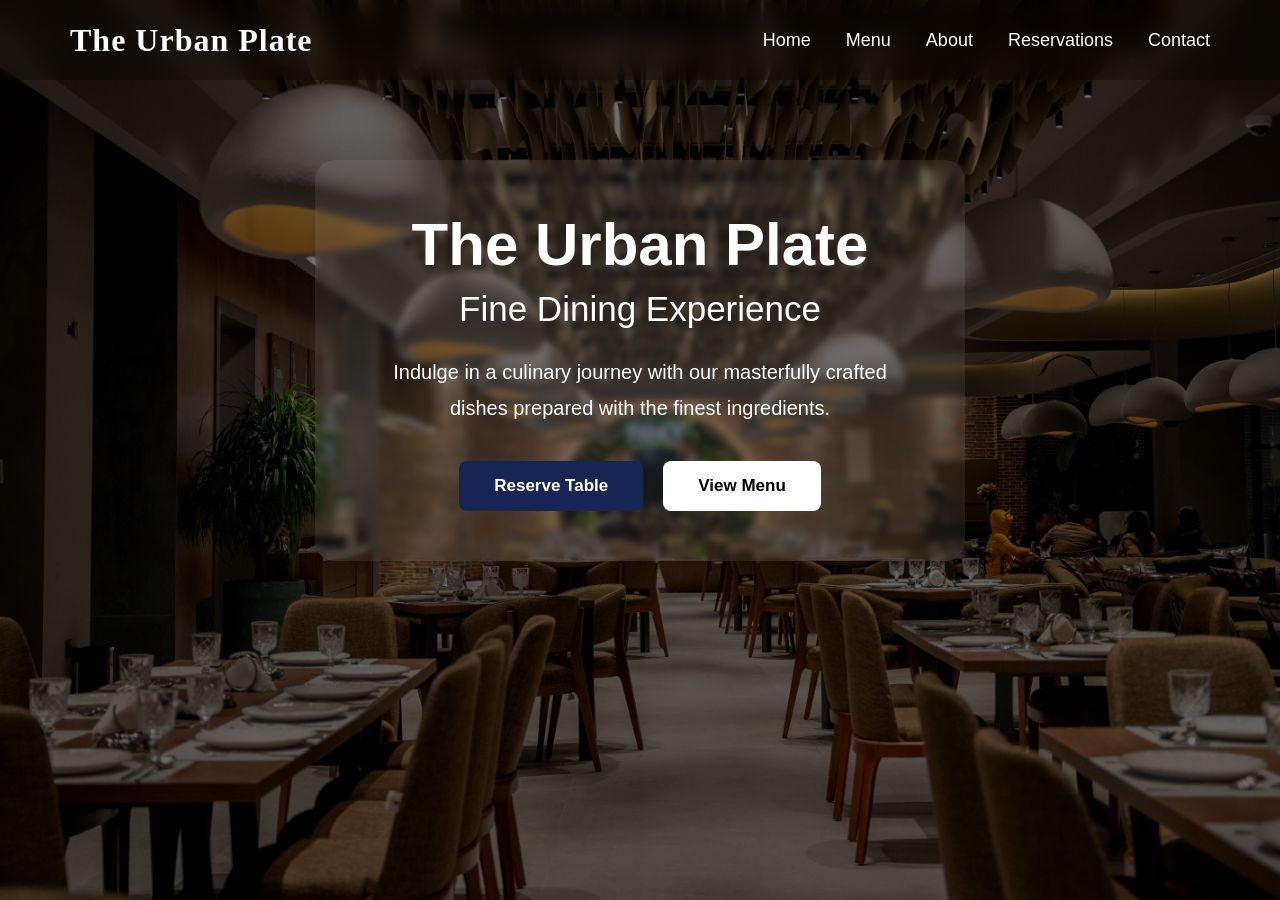
<file: index.html>
<!DOCTYPE html>
<html lang="en">
<head>
    <meta charset="UTF-8">
    <meta name="viewport" content="width=device-width, initial-scale=1.0">
    <link rel="stylesheet" href="Theurbanplate.css">
    <title>Restaurant Website</title>
</head>

<body>
    <div class="hero">
    <div class="navbar">
        <h2 class="logo">The Urban Plate</h2>
        <ul>
            <li><a href="index.html">Home</a></li>
            <li><a href="Menu.html">Menu</a></li>
            <li><a href="about.html">About</a></li>
            <li><a href="#">Reservations</a></li>
            <li><a href="#">Contact</a></li>
        </ul>
    </div>

    <div class="content">
        <div class="glass">
            <h1>The Urban Plate</h1>
            
            <h2>Fine Dining Experience</h2>

            <p>
                Indulge in a culinary journey with our masterfully crafted
                dishes prepared with the finest ingredients.
            </p>
            
            <div class="buttons">
                <button class="btn1">Reserve Table</button>
                <a href="Menu.html">
                <button class="btn2">View Menu</button>
                </a>
            </div>
        
        </div>
    </div>
</div>
</body>
</html>
</file>
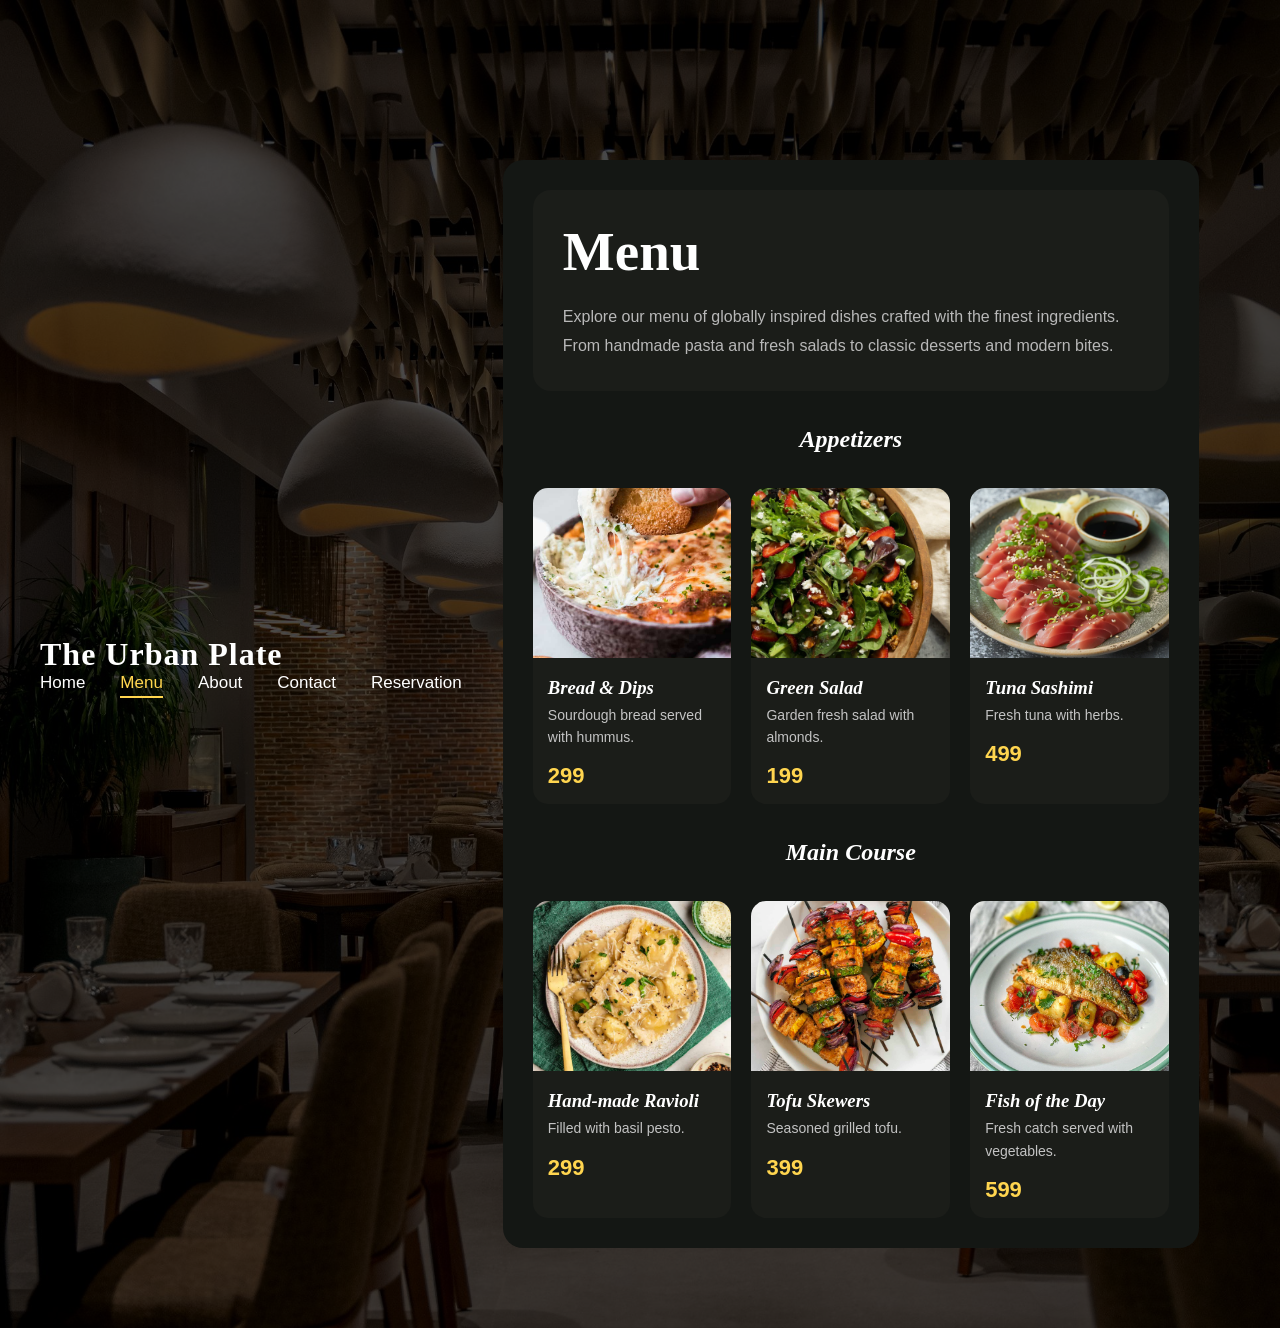
<file: Menu.html>
<!DOCTYPE html>
<html lang="en">
<head>
    <meta charset="UTF-8">
    <meta name="viewport" content="width=device-width, initial-scale=1.0">
    <link rel="stylesheet" href="Theurbanplate.css">
    <title>Menu</title>
</head>
<body>
    <div class="background">


        <div class="nav">

            <div class="logo">
                The Urban Plate
            </div>
            
            <ul class="nav-links">
                <li><a href="index.html">Home</a></li>
                <li><a href="Menu.html" class="active">Menu</a></li>
                <li><a href="about.html">About</a></li>
                <li><a href="#">Contact</a></li>
                <li><a href="#">Reservation</a></li>
            </ul>
        </div>
            
        <section class="menu-section">
            
            <div class="menu-header">
                <h1>Menu</h1>
                
                <p>
                    Explore our menu of globally inspired dishes crafted with the finest
                    ingredients. From handmade pasta and fresh salads to classic desserts
                    and modern bites.
                </p>
            </div>
            
            <h2 class="category">Appetizers</h2>
            
            <div class="menu-grid">
                
                <div class="card">
                    <img src="images/Breaddeeps.jpg">
                    <h3>Bread & Dips</h3>
                    <p>Sourdough bread served with hummus.</p>
                    <span>299</span>
                </div>
                
                <div class="card">
                    <img src="images/Green Salad.jpg">
                    <h3>Green Salad</h3>
                    <p>Garden fresh salad with almonds.</p>
                    <span>199</span>
                </div>
                
                <div class="card">
                    <img src="images/Tuna Sashimi.webp">
                    <h3>Tuna Sashimi</h3>
                    <p>Fresh tuna with herbs.</p>
                    <span>499</span>
                </div>
                
            </div>
            
            <h2 class="category">Main Course</h2>
            
            <div class="menu-grid">
                
                <div class="card">
                    <img src="images/Hand-made Ravioli.jpg">
                    <h3>Hand-made Ravioli</h3>
                    <p>Filled with basil pesto.</p>
                    <span>299</span>
                </div>
                
                <div class="card">
                    <img src="images/Tofu Skewers.jpg">
                    <h3>Tofu Skewers</h3>
                    <p>Seasoned grilled tofu.</p>
                    <span>399</span>
                </div>
                
                <div class="card">
                    <img src="images/Fish of the Day.jpg">
                    <h3>Fish of the Day</h3>
                    <p>Fresh catch served with vegetables.</p>
                    <span>599</span>
                </div>
                
            </div>
            
        </section>
    </div>
    </body>
    </html>
</file>
<file: Theurbanplate.css>
*{
    margin:0;
    padding:0;
    box-sizing:border-box;
    font-family:Arial, Helvetica, sans-serif;
}

body{
    background:url("images/bg.jpg") no-repeat center;
}

.hero{
    width:100%;
    height:100vh;
    background:linear-gradient(rgba(0,0,0,.55),rgba(0,0,0,.55)),
    url("images/bg.jpg");
    background-size:cover;
    background-position:center;
}
.navbar{
    width:90%;
    margin:auto;
    display:flex;
    justify-content:space-between;
    align-items:center;
    padding:25px 0;
}
.logo{
    color:white;
    font-size:35px;
    font-weight:bold;
}
.navbar ul{
    display:flex;
    list-style:none;
    gap:35px;
}
.navbar ul li a{
    color:white;
    text-decoration:none;
    font-size:18px;
    transition:.3s;
}
.navbar ul li a:hover{
    color:#f4b400;
}

.content{
    height:80vh;
    display:flex;
    justify-content:center;
    align-items:center;
}

.glass{

    width:650px;
    text-align:center;
    color:white;

    background:rgba(255,255,255,.08);

    backdrop-filter:blur(3px);

    border-radius:20px;

    padding:50px;
}


.glass h1{
    font-size:60px;
    margin-bottom:10px;
}

.glass h2{
    font-size:35px;
    font-weight:300;
    margin-bottom:25px;
}

.glass p{
    font-size:20px;
    line-height:1.8;
    margin-bottom:35px;
}


/* Buttons */

.buttons{
    display:flex;
    justify-content:center;
    gap:20px;
}

button{
    padding:15px 35px;
    font-size:17px;
    border:none;
    border-radius:8px;
    cursor:pointer;
    transition:.3s;
}

.btn1{
    background:#172554;
    color:white;
}

.btn1:hover{
    background:#1d4ed8;
}

.btn2{
    background:white;
    color:black;
}

.btn2:hover{
    background:#ddd;
}


/*****************************************Menu***********************************************/


.menu-section{
    width:58%;
    margin:120px auto 40px;
    background:#141714;
    padding:30px;
    border-radius:20px;
}

.menu-header{

    background:#1b1d19;
    padding:30px;
    border-radius:18px;
    margin-bottom:30px;

}

.menu-header h1{

    font-size:55px;
    color:white;
    font-family:Georgia, serif;
    margin-bottom:20px;

}

.menu-header p{

    color:#b8b8b8;
    line-height:1.8;

}

.category{

    text-align:center;
    color:white;
    margin:35px 0;
    font-family:Georgia, serif;
    font-style:italic;

}

.menu-grid{

    display:grid;
    grid-template-columns:repeat(3,1fr);
    gap:20px;

}

.card{

    background:#1b1d19;
    border-radius:15px;
    overflow:hidden;
    transition:.4s;

}

.card:hover{

    transform:translateY(-8px);

}

.card img{

    width:100%;
    height:170px;
    object-fit:cover;
    background:#dfe8d6;

}

.card h3{

    color:white;
    padding:15px 15px 5px;
    font-family:Georgia, serif;
    font-style:italic;

}

.card p{

    color:#c3c3c3;
    padding:0 15px;
    font-size:14px;
    line-height:1.6;

}

.card span{

    display:block;
    padding:15px;
    color:#FFD54F;
    font-size:22px;
    font-weight:bold;

}
.background{
    width:100%;
    min-height:100vh;
    background:linear-gradient(rgba(0,0,0,.55), rgba(0,0,0,.55)),
               url("bg.jpg");
    background-size:cover;
    background-position:center;
    display:flex;
    justify-content:center;
    align-items:center;
    padding:40px;
}

/*****************menu nav***************/
/* Navbar */

.navbar{
    width:100%;
    height:80px;
    display:flex;
    justify-content:space-between;
    align-items:center;
    padding:0 70px;
    position:fixed;
    top:0;
    left:0;
    z-index:1000;

    background:rgba(0,0,0,0.25);
    backdrop-filter:blur(12px);
}

.logo{
    color:white;
    font-size:32px;
    font-family:Georgia, serif;
    font-weight:bold;
    letter-spacing:1px;
}

.nav-links{
    display:flex;
    list-style:none;
    gap:35px;
}

.nav-links li a{
    text-decoration:none;
    color:white;
    font-size:17px;
    font-weight:500;
    transition:.3s;
    position:relative;
}

.nav-links li a::after{
    content:"";
    position:absolute;
    left:0;
    bottom:-6px;
    width:0;
    height:2px;
    background:#FFD54F;
    transition:.3s;
}

.nav-links li a:hover::after,
.nav-links li a.active::after{
    width:100%;
}

.nav-links li a:hover,
.nav-links li a.active{
    color:#FFD54F;
}


/*************************************about*********************************************************/



*{
    margin:0;
    padding:0;
    box-sizing:border-box;
    font-family:Arial, sans-serif;
}

body{
    background:#111;
}

.background{

    width:100%;
    min-height:100vh;

    background:
    linear-gradient(rgba(0,0,0,.70),rgba(0,0,0,.70)),
    url("images/bg.jpg");

    background-size:cover;
    background-position:center;
}

/* Navbar */

.navbar{

    width:100%;
    height:80px;

    display:flex;
    justify-content:space-between;
    align-items:center;

    padding:0 70px;

    background:rgba(0,0,0,.25);

    backdrop-filter:blur(12px);

    position:fixed;
    top:0;
    left:0;

    z-index:1000;

}

.logo{

    color:white;
    font-size:32px;
    font-family:Georgia, serif;

}

.nav-links{

    display:flex;
    list-style:none;
    gap:35px;

}

.nav-links a{

    color:white;
    text-decoration:none;
    transition:.3s;
    position:relative;

}

.nav-links a:hover,
.active{

    color:#FFD54F;

}

.nav-links a::after{

    content:"";

    position:absolute;

    left:0;
    bottom:-6px;

    width:0;
    height:2px;

    background:#FFD54F;

    transition:.3s;

}

.nav-links a:hover::after,
.active::after{

    width:100%;

}

/* About */

.about{

    width:90%;
    margin:auto;

    padding-top:140px;

    display:flex;
    justify-content:space-between;
    align-items:center;
    gap:60px;

}

.about-image{

    flex:1;

}

.about-image img{

    width:100%;
    border-radius:25px;
    box-shadow:0 15px 30px rgba(0,0,0,.5);

}

.about-content{

    flex:1;

    background:#171917;

    padding:45px;

    border-radius:25px;

}

.about-content h4{

    color:#FFD54F;

    letter-spacing:2px;

    margin-bottom:10px;

}

.about-content h1{

    color:white;

    font-size:55px;

    font-family:Georgia, serif;

    margin-bottom:20px;

}

.about-content p{

    color:#bdbdbd;

    line-height:1.9;

    margin-bottom:20px;

}

.stats{

    display:flex;
    justify-content:space-between;

    margin:40px 0;

}

.stats h2{

    color:#FFD54F;

    font-size:36px;

}

.stats span{

    color:white;

}

button{

    padding:15px 35px;

    background:#FFD54F;

    border:none;

    border-radius:8px;

    cursor:pointer;

    font-size:17px;

    font-weight:bold;

    transition:.3s;

}

button:hover{

    background:#e4b300;

    transform:translateY(-3px);

}
</file>
